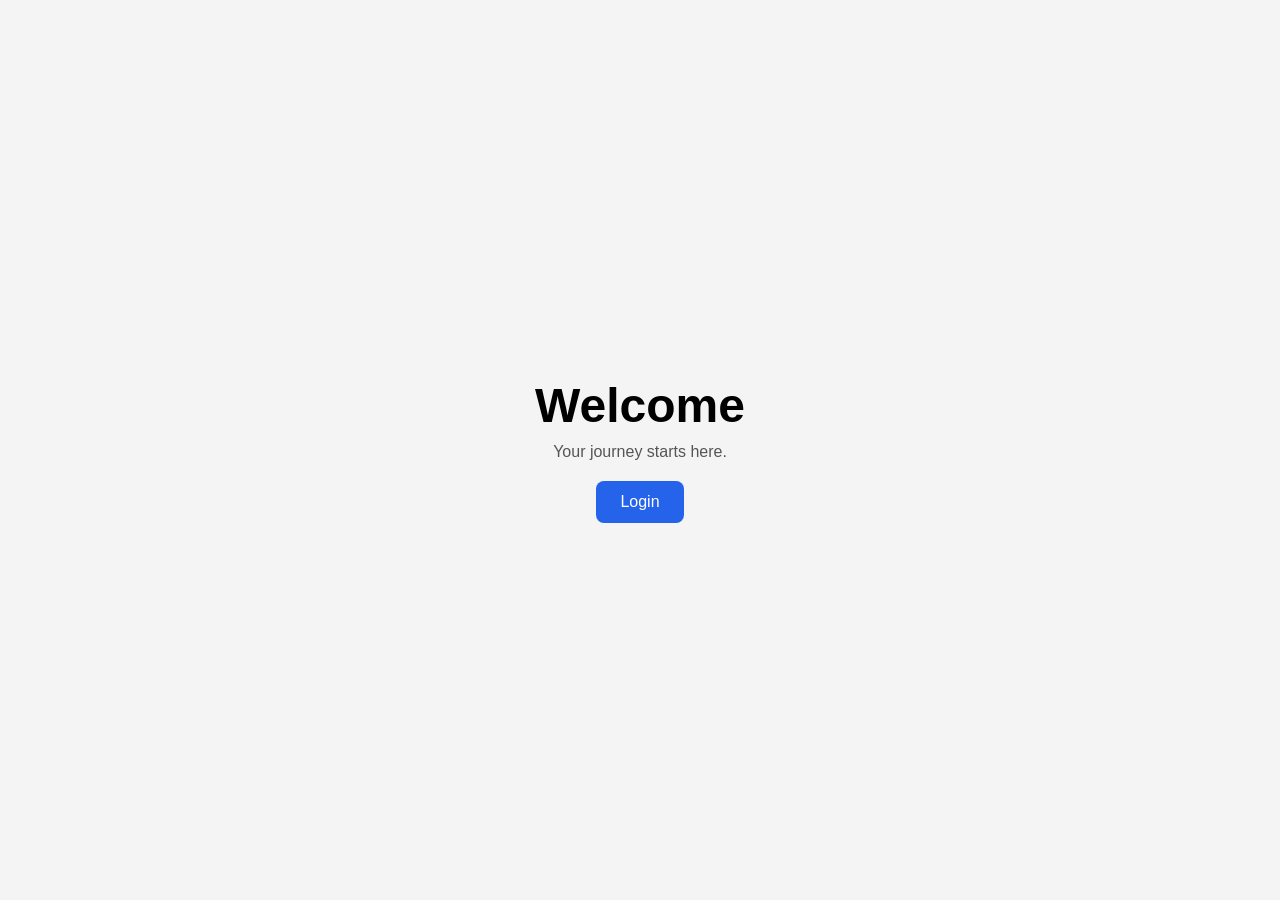
<file: index.html>
<!DOCTYPE html>
<html lang="en">
<head>
    <meta charset="UTF-8">
    <meta name="viewport" content="width=device-width, initial-scale=1.0">
    <title>Landing Page</title>

    <style>
        * {
            margin: 0;
            padding: 0;
            box-sizing: border-box;
        }

        body {
            height: 100vh;
            display: flex;
            justify-content: center;
            align-items: center;
            font-family: Arial, sans-serif;
            background: #f4f4f4;
        }

        .container {
            text-align: center;
        }

        h1 {
            font-size: 3rem;
            margin-bottom: 10px;
        }

        p {
            margin-bottom: 20px;
            color: #555;
        }

        .btn {
            display: inline-block;
            padding: 12px 24px;
            background: #2563eb;
            color: white;
            text-decoration: none;
            border-radius: 8px;
            transition: background 0.3s ease;
        }

        .btn:hover {
            background: #1d4ed8;
        }
    </style>
</head>
<body>
    <div class="container">
        <h1>Welcome</h1>
        <p>Your journey starts here.</p>
        <a href="./login/login.html" class="btn">Login</a>
    </div>
</body>
</html>
</file>
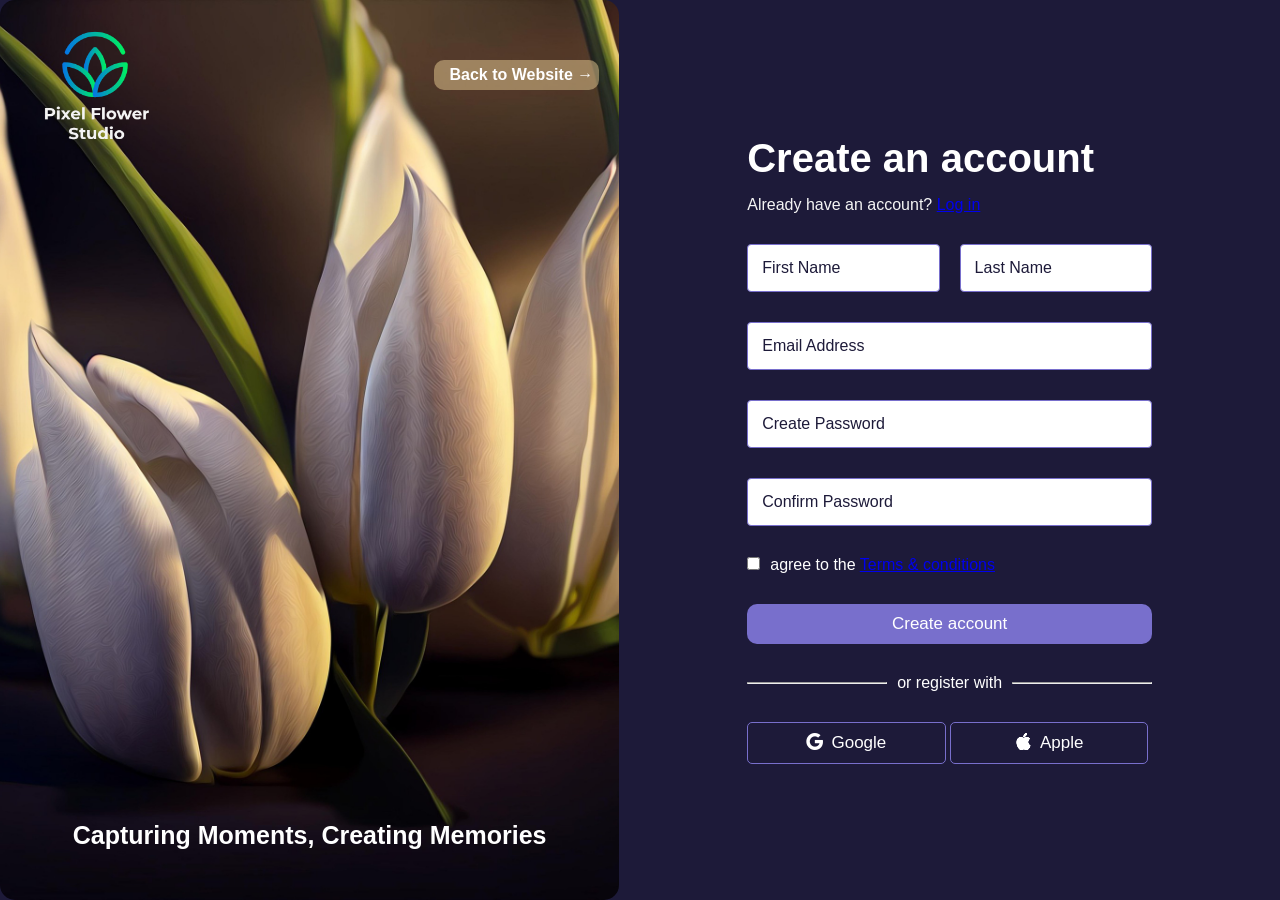
<file: login/index.html>
<!doctype html>
<html lang="en">

<head>
    <meta charset="UTF-8">
    <meta name="viewport" content="width=device-width, initial-scale=1.0">
    <link rel="stylesheet" href="https://cdn.jsdelivr.net/npm/bootstrap-icons@1.13.1/font/bootstrap-icons.min.css">
    <link rel="stylesheet" href="login.css">
    <title>Sign Up | Pixel Flower Studio</title>

</head>

<body>

    <div class="container">

        <div class="web-image">
            <div class="top-content">

                <div class="logo">
                    <img src="/assets/Lifestyle Flower Logo.png" alt="Pixel Flower Studio">
                    <a href="#"><button>Back to Website &rarr;</button></a>
                </div>

            </div>

            <div class="bottom-content">
                <h3 style="color: white;">
                    Capturing Moments,
                    Creating Memories
                </h3>

                <div class="scroll-indicator">
                    <p style="color: white;">Scroll Down</p>
                    <i style="color: white;" class="bi bi-chevron-double-down fs-2"></i>
                </div>
            </div>

        </div>

        <form action="#" method="post" id="form">
            <div class="input-group">
                <h5 style="color: white;">Create an account</h5>
                <p style="color: whitesmoke;">Already have an account? <a href="#">Log in</a></p>
            </div>

            <div class="name">
                <div class="input-group">
                    <input type="text" id="user_firstname" name="firstName" required>
                    <label for="user_firstname">First Name</label>
                </div>

                <div class="input-group">
                    <input type="text" id="user_surname" name="surname" required>
                    <label for="user_surname">Last Name</label>
                </div>
            </div>

            <div class="input-group">
                <input type="email" id="user_email" name="email" class="form-control" required>
                <label for="user_email">Email Address</label>
            </div>

            <div class="input-group">
                <input type="password" id="user_password" name="password" required>
                <label for="user_password">Create Password</label>
            </div>

            <div class="input-group">
                <input type="password" id="user_password" name="password" required>
                <label for="user_password">Confirm Password</label>
            </div>

            <div class="checkbox">
                <div><input type="checkbox" id="checkbox" name="radio" required></div>
                <label for="checkbox">
                    <p style="color: white;">agree to the <a href="#">Terms & conditions</a></p>
                </label>
            </div>

            <div>
                <button type="submit" id="submit-btn">Create account</button>
            </div>

            <div style="display: flex; align-items:center;">
                <hr style="flex: 1;">
                <span style="padding: 0 10px; color: white;">or register with</span>
                <hr style="flex: 1;">
            </div>

            <div id="sign-btn">
                <button class="google-btn"> <i class="bi bi-google"></i>Google</button>
                <button class="apple-btn"> <i class="bi bi-apple"></i>Apple</button>
            </div>

        </form>




    </div>








































    <!-- Optional JavaScript -->
    <!-- jQuery first, then Popper.js, then Bootstrap JS -->
    <script src="https://code.jquery.com/jquery-3.2.1.slim.min.js"
        integrity="sha384-KJ3o2DKtIkvYIK3UENzmM7KCkRr/rE9/Qpg6aAZGJwFDMVNA/GpGFF93hXpG5KkN"
        crossorigin="anonymous"></script>
    <script src="https://cdnjs.cloudflare.com/ajax/libs/popper.js/1.12.9/umd/popper.min.js"
        integrity="sha384-ApNbgh9B+Y1QKtv3Rn7W3mgPxhU9K/ScQsAP7hUibX39j7fakFPskvXusvfa0b4Q"
        crossorigin="anonymous"></script>
    <script src="https://maxcdn.bootstrapcdn.com/bootstrap/4.0.0/js/bootstrap.min.js"
        integrity="sha384-JZR6Spejh4U02d8jOt6vLEHfe/JQGiRRSQQxSfFWpi1MquVdAyjUar5+76PVCmYl"
        crossorigin="anonymous"></script>
</body>

</html>
</file>
<file: login/login.css>
* {
    margin: 0;
    padding: 0;
    box-sizing: border-box;
}

body {
    background-color: #1D1A39;
    font-family: sans-serif, Arial, Helvetica;
}

.web-image {
    background-image: url(/assets/hansuan_fabregas-tulips.jpg);
    background-size: cover;
    background-position: center;
    background-repeat: no-repeat;
    min-height: 100dvh;
    width: 55%;
    border-radius: 15px;
    

    display: flex;
    flex-direction: column;
    justify-content: space-between;
    padding: 0 20px;

    @media (max-width: 600px) {
        width: 100%;
        height: 100dvh;
    }
}

.top-content .logo img {
    width: 150px;
    height: 100%;
}

.bottom-content h3 {
    text-align: center;
    padding-bottom: 50px;
    font-size: 25px;
}

.top-content .logo {
    display: flex;
    align-items: center;
    justify-content: space-between;
}

.top-content .logo button {
    background-color: rgba(232, 203, 148, 0.5);
    color: white;
    padding: 6px;
    padding-left: 15px;
    border-radius: 10px;
    border: none;
    font-weight: bold;
    font-size: 16px;
    
}

.top-content .logo button:hover {
    background-color: rgb(232, 203, 148);
    cursor: pointer;
}

form h5 {
    font-weight: bold;
    font-size: 40px;
    margin-bottom: 15px;
}

.checkbox {
    display: flex;
    gap: 10px;
}

#submit-btn:hover {
    cursor: pointer;
    opacity: 0.5;
}

#sign-btn i {
    margin-right: 8px;
}
.google-btn, .apple-btn {
    width:49%;
    padding: 10px;
    border: 1px solid #786fcc;
    background-color: transparent;
    border-radius: 5px;
    color: white;
    font-size: 17px;
    transition: 0.3s ease;
    
}

.apple-btn:hover, .google-btn:hover {
    opacity: 0.5;
}

#submit-btn {
    width: 100%;
    padding: 10px;
    background-color: #786fcc;
    color: white;
    font-size: 17px;
    border: none;
    border-radius: 10px;
    transition: 0.3s ease;

}

.container {
    display: flex;
    @media (max-width: 600px) {
        flex-direction: column
    }

    
}

#form {
    display: flex;
    flex-direction: column;
    justify-content: center;
    gap: 30px;
    padding: 0 10%;
}

.input-group {
    position: relative;

}

.input-group input {
    width: 100%;
    padding: 14px 10px;
    font-size: 16px;
    border: 1px solid #786fcc;
    outline: none;
    border-radius: 4px;
}

.input-group label {
    position: absolute;
    top: 50%;
    left: 10px;
    transform: translateY(-50%);
    pointer-events: none;
    transition: 0.3s ease;
    padding: 0 5px;
}
.input-group input:focus+label, .input-group
input:valid+label {
    top: -1px;
    font-size: 14px;
    background-color:#1D1A39;
    color:  #D1D5DB;
    border: none;
    border-radius: 5px;

}

input:focus + label,
input:not(:placeholder-shown) + label {
    color: #1D1A39;
}

.container .name {
    display: flex;
    gap: 20px;
}

.scroll-indicator{
    display: none;
    flex-direction: column;
    align-items: center;
    animation: bounce 1.5s infinite;

    @media (max-width: 600px) {
        display: flex;
    }

}

@keyframes bounce {
    0%, 100% {
        transform: translateY(0)
    }

    50% {
        transform: translateY(10px)
    }
        
}
</file>
